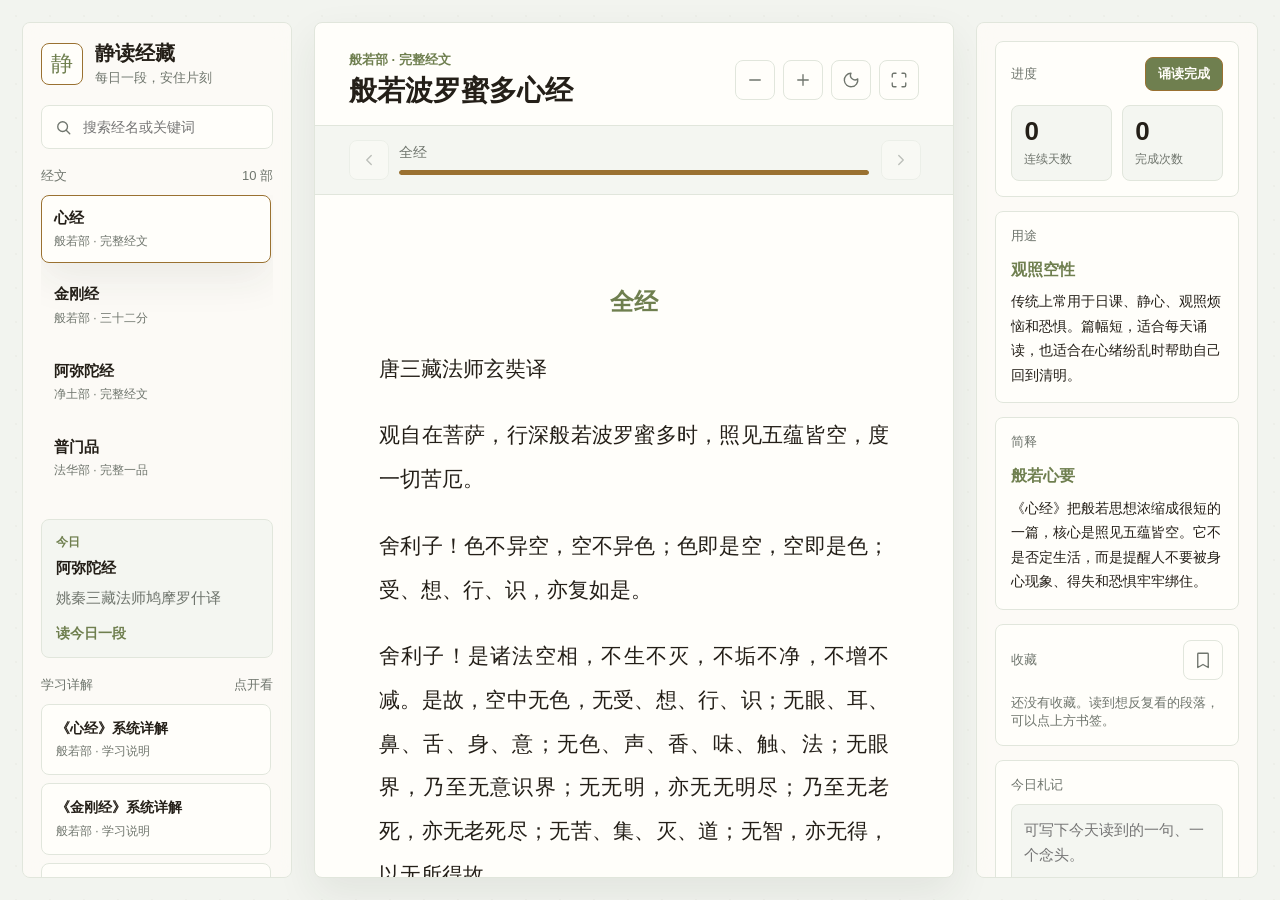
<file: index.html>
<!doctype html>
<html lang="zh-CN">
  <head>
    <meta charset="UTF-8" />
    <meta name="viewport" content="width=device-width, initial-scale=1.0" />
    <title>静读经藏</title>
    <meta name="theme-color" content="#4f6f54" />
    <link rel="manifest" href="./manifest.webmanifest" />
    <link rel="icon" href="./assets/logo.svg" type="image/svg+xml" />
    <link rel="apple-touch-icon" href="./assets/icon-180.png" />
    <link rel="stylesheet" href="./styles.css" />
  </head>
  <body>
    <div class="app-shell">
      <aside class="library" aria-label="经藏书架">
        <div class="brand">
          <div class="brand-mark" aria-hidden="true">静</div>
          <div>
            <h1>静读经藏</h1>
            <p>每日一段，安住片刻</p>
          </div>
        </div>

        <label class="search-field" for="sutraSearch">
          <span aria-hidden="true">
            <svg viewBox="0 0 24 24"><path d="m21 21-4.35-4.35m1.35-5.15a6.5 6.5 0 1 1-13 0 6.5 6.5 0 0 1 13 0Z" /></svg>
          </span>
          <input id="sutraSearch" type="search" placeholder="搜索经名或关键词" autocomplete="off" />
        </label>

        <div class="library-header">
          <span>经文</span>
          <span id="sutraCount"></span>
        </div>
        <nav id="sutraList" class="sutra-list" aria-label="佛经列表"></nav>

        <div class="today-panel">
          <span class="panel-label">今日</span>
          <strong id="todayTitle">心经</strong>
          <p id="todayLine">观自在菩萨，行深般若波罗蜜多时。</p>
          <button id="readTodayButton" class="text-button" type="button">读今日一段</button>
        </div>

        <section class="study-panel" aria-label="学习详解">
          <div class="library-header">
            <span>学习详解</span>
            <span>点开看</span>
          </div>
          <nav id="detailList" class="detail-list" aria-label="详解列表"></nav>
        </section>
      </aside>

      <main class="reader">
        <header class="reader-top">
          <div>
            <p id="sutraMeta" class="sutra-meta">般若部</p>
            <h2 id="sutraTitle">般若波罗蜜多心经</h2>
          </div>
          <div class="toolbar" aria-label="阅读设置">
            <button id="fontMinus" class="icon-button" type="button" aria-label="减小字号" title="减小字号">
              <svg viewBox="0 0 24 24"><path d="M5 12h14" /></svg>
            </button>
            <button id="fontPlus" class="icon-button" type="button" aria-label="增大字号" title="增大字号">
              <svg viewBox="0 0 24 24"><path d="M12 5v14M5 12h14" /></svg>
            </button>
            <button id="themeToggle" class="icon-button" type="button" aria-label="切换明暗" title="切换明暗">
              <svg viewBox="0 0 24 24"><path d="M12 3a6 6 0 0 0 9 7.5A9 9 0 1 1 12 3Z" /></svg>
            </button>
            <button id="focusToggle" class="icon-button" type="button" aria-label="专注模式" title="专注模式">
              <svg viewBox="0 0 24 24"><path d="M8 3H5a2 2 0 0 0-2 2v3m18 0V5a2 2 0 0 0-2-2h-3M3 16v3a2 2 0 0 0 2 2h3m8 0h3a2 2 0 0 0 2-2v-3" /></svg>
            </button>
          </div>
        </header>

        <section class="chapter-strip" aria-label="章节导航">
          <button id="prevSection" class="icon-button" type="button" aria-label="上一段" title="上一段">
            <svg viewBox="0 0 24 24"><path d="m15 18-6-6 6-6" /></svg>
          </button>
          <div>
            <span id="sectionName">全经</span>
            <div class="progress-track" aria-hidden="true"><span id="progressBar"></span></div>
          </div>
          <button id="nextSection" class="icon-button" type="button" aria-label="下一段" title="下一段">
            <svg viewBox="0 0 24 24"><path d="m9 18 6-6-6-6" /></svg>
          </button>
        </section>

        <article id="sutraContent" class="sutra-content" tabindex="0"></article>
      </main>

      <aside class="notes" aria-label="札记与进度">
        <section class="quiet-panel">
          <div class="panel-heading">
            <span>进度</span>
            <button id="completeButton" class="primary-button" type="button">诵读完成</button>
          </div>
          <div class="progress-summary">
            <div>
              <strong id="streakDays">0</strong>
              <span>连续天数</span>
            </div>
            <div>
              <strong id="readCount">0</strong>
              <span>完成次数</span>
            </div>
          </div>
        </section>

        <section class="quiet-panel info-panel">
          <div class="panel-heading">
            <span>用途</span>
          </div>
          <h3 id="purposeTitle">传统用途</h3>
          <p id="purposeText"></p>
        </section>

        <section class="quiet-panel info-panel">
          <div class="panel-heading">
            <span>简释</span>
          </div>
          <h3 id="explanationTitle">内容简释</h3>
          <p id="explanationText"></p>
        </section>

        <section class="quiet-panel">
          <div class="panel-heading">
            <span>收藏</span>
            <button id="bookmarkButton" class="icon-button" type="button" aria-label="收藏当前段落" title="收藏当前段落">
              <svg viewBox="0 0 24 24"><path d="M6 3h12a1 1 0 0 1 1 1v18l-7-4-7 4V4a1 1 0 0 1 1-1Z" /></svg>
            </button>
          </div>
          <div id="bookmarkList" class="bookmark-list"></div>
        </section>

        <section class="quiet-panel note-panel">
          <label for="noteText">今日札记</label>
          <textarea id="noteText" rows="8" placeholder="可写下今天读到的一句、一个念头。"></textarea>
          <p id="saveState" class="save-state">自动保存</p>
        </section>
      </aside>
    </div>

    <script src="./sutras.js"></script>
    <script src="./app.js"></script>
    <script src="./pwa.js"></script>
  </body>
</html>
</file>
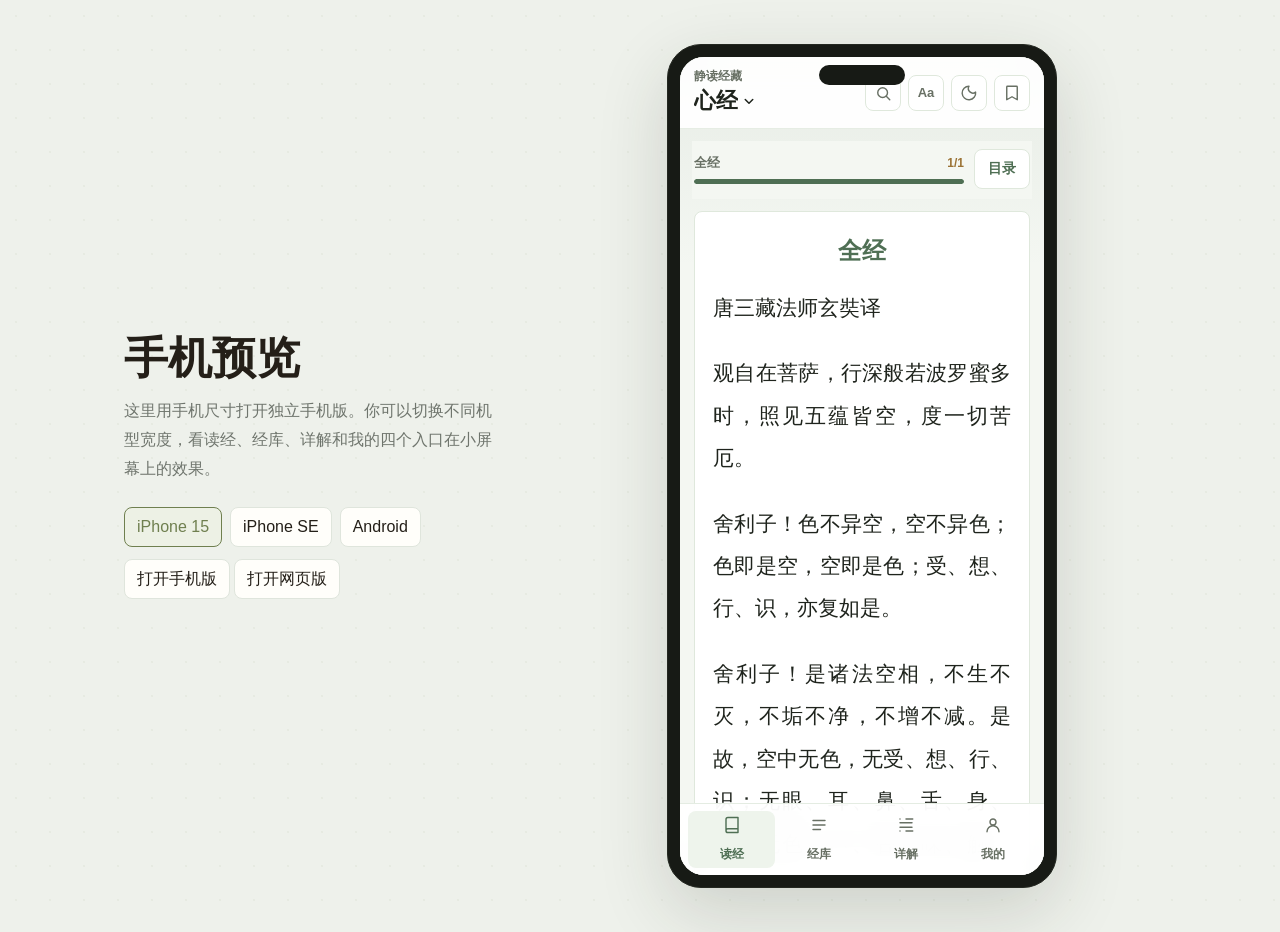
<file: mobile-preview.html>
<!doctype html>
<html lang="zh-CN">
  <head>
    <meta charset="UTF-8" />
    <meta name="viewport" content="width=device-width, initial-scale=1.0" />
    <title>静读经藏 · 手机预览</title>
    <meta name="theme-color" content="#4f6f54" />
    <link rel="icon" href="./assets/logo.svg" type="image/svg+xml" />
    <link rel="apple-touch-icon" href="./assets/icon-180.png" />
    <style>
      :root {
        --bg: #eef1eb;
        --ink: #241f18;
        --muted: #6f756d;
        --line: #dfe5dc;
        --paper: #fffefa;
        --accent: #6f7f4f;
        --shadow: 0 24px 70px rgba(35, 45, 29, 0.16);
      }

      * {
        box-sizing: border-box;
      }

      body {
        margin: 0;
        min-height: 100vh;
        background:
          radial-gradient(circle at 16px 16px, rgba(111, 127, 79, 0.06) 1px, transparent 1px),
          var(--bg);
        background-size: 34px 34px;
        color: var(--ink);
        font-family: -apple-system, BlinkMacSystemFont, "Segoe UI", "PingFang SC", "Hiragino Sans GB", "Microsoft YaHei", sans-serif;
      }

      .preview-shell {
        display: grid;
        grid-template-columns: minmax(260px, 380px) minmax(0, 1fr);
        gap: clamp(20px, 5vw, 72px);
        align-items: center;
        min-height: 100vh;
        width: min(1120px, 100%);
        margin: 0 auto;
        padding: clamp(18px, 4vw, 44px);
      }

      .preview-copy h1 {
        margin: 0;
        font-size: clamp(28px, 4vw, 44px);
        line-height: 1.15;
        font-weight: 700;
      }

      .preview-copy p {
        margin: 14px 0 0;
        color: var(--muted);
        font-size: 16px;
        line-height: 1.8;
      }

      .device-controls {
        display: flex;
        flex-wrap: wrap;
        gap: 8px;
        margin-top: 24px;
      }

      .device-controls button,
      .open-link {
        min-height: 40px;
        border: 1px solid var(--line);
        border-radius: 8px;
        padding: 0 12px;
        color: var(--ink);
        background: var(--paper);
        font: inherit;
        cursor: pointer;
      }

      .device-controls button.active {
        border-color: var(--accent);
        color: var(--accent);
        background: #edf1e5;
      }

      .open-link {
        display: inline-flex;
        align-items: center;
        margin-top: 12px;
        text-decoration: none;
      }

      .phone-wrap {
        display: grid;
        justify-content: center;
      }

      .phone {
        width: var(--phone-width, 390px);
        height: var(--phone-height, 844px);
        max-width: min(100vw - 36px, var(--phone-width, 390px));
        max-height: calc(100vh - 36px);
        padding: 12px;
        border: 1px solid #242821;
        border-radius: 34px;
        background: #171a15;
        box-shadow: var(--shadow);
      }

      .screen {
        position: relative;
        width: 100%;
        height: 100%;
        overflow: hidden;
        border-radius: 24px;
        background: var(--paper);
      }

      .screen::before {
        content: "";
        position: absolute;
        top: 8px;
        left: 50%;
        z-index: 2;
        width: 86px;
        height: 20px;
        transform: translateX(-50%);
        border-radius: 999px;
        background: #171a15;
      }

      iframe {
        width: 100%;
        height: 100%;
        border: 0;
        background: var(--paper);
      }

      @media (max-width: 900px) {
        .preview-shell {
          grid-template-columns: 1fr;
        }

        .preview-copy {
          max-width: 620px;
        }

        .phone {
          max-height: 72vh;
        }
      }
    </style>
  </head>
  <body>
    <main class="preview-shell">
      <section class="preview-copy">
        <h1>手机预览</h1>
        <p>这里用手机尺寸打开独立手机版。你可以切换不同机型宽度，看读经、经库、详解和我的四个入口在小屏幕上的效果。</p>
        <div class="device-controls" aria-label="选择预览尺寸">
          <button class="active" type="button" data-size="390x844">iPhone 15</button>
          <button type="button" data-size="375x667">iPhone SE</button>
          <button type="button" data-size="412x915">Android</button>
        </div>
        <a class="open-link" href="./mobile.html">打开手机版</a>
        <a class="open-link" href="./index.html">打开网页版</a>
      </section>

      <section class="phone-wrap" aria-label="手机外框预览">
        <div id="phone" class="phone">
          <div class="screen">
            <iframe title="静读经藏手机版预览" src="./mobile.html"></iframe>
          </div>
        </div>
      </section>
    </main>

    <script>
      const phone = document.querySelector("#phone");
      const buttons = document.querySelectorAll("[data-size]");

      buttons.forEach((button) => {
        button.addEventListener("click", () => {
          const [width, height] = button.dataset.size.split("x");
          phone.style.setProperty("--phone-width", `${width}px`);
          phone.style.setProperty("--phone-height", `${height}px`);
          buttons.forEach((item) => item.classList.toggle("active", item === button));
        });
      });
    </script>
  </body>
</html>
</file>
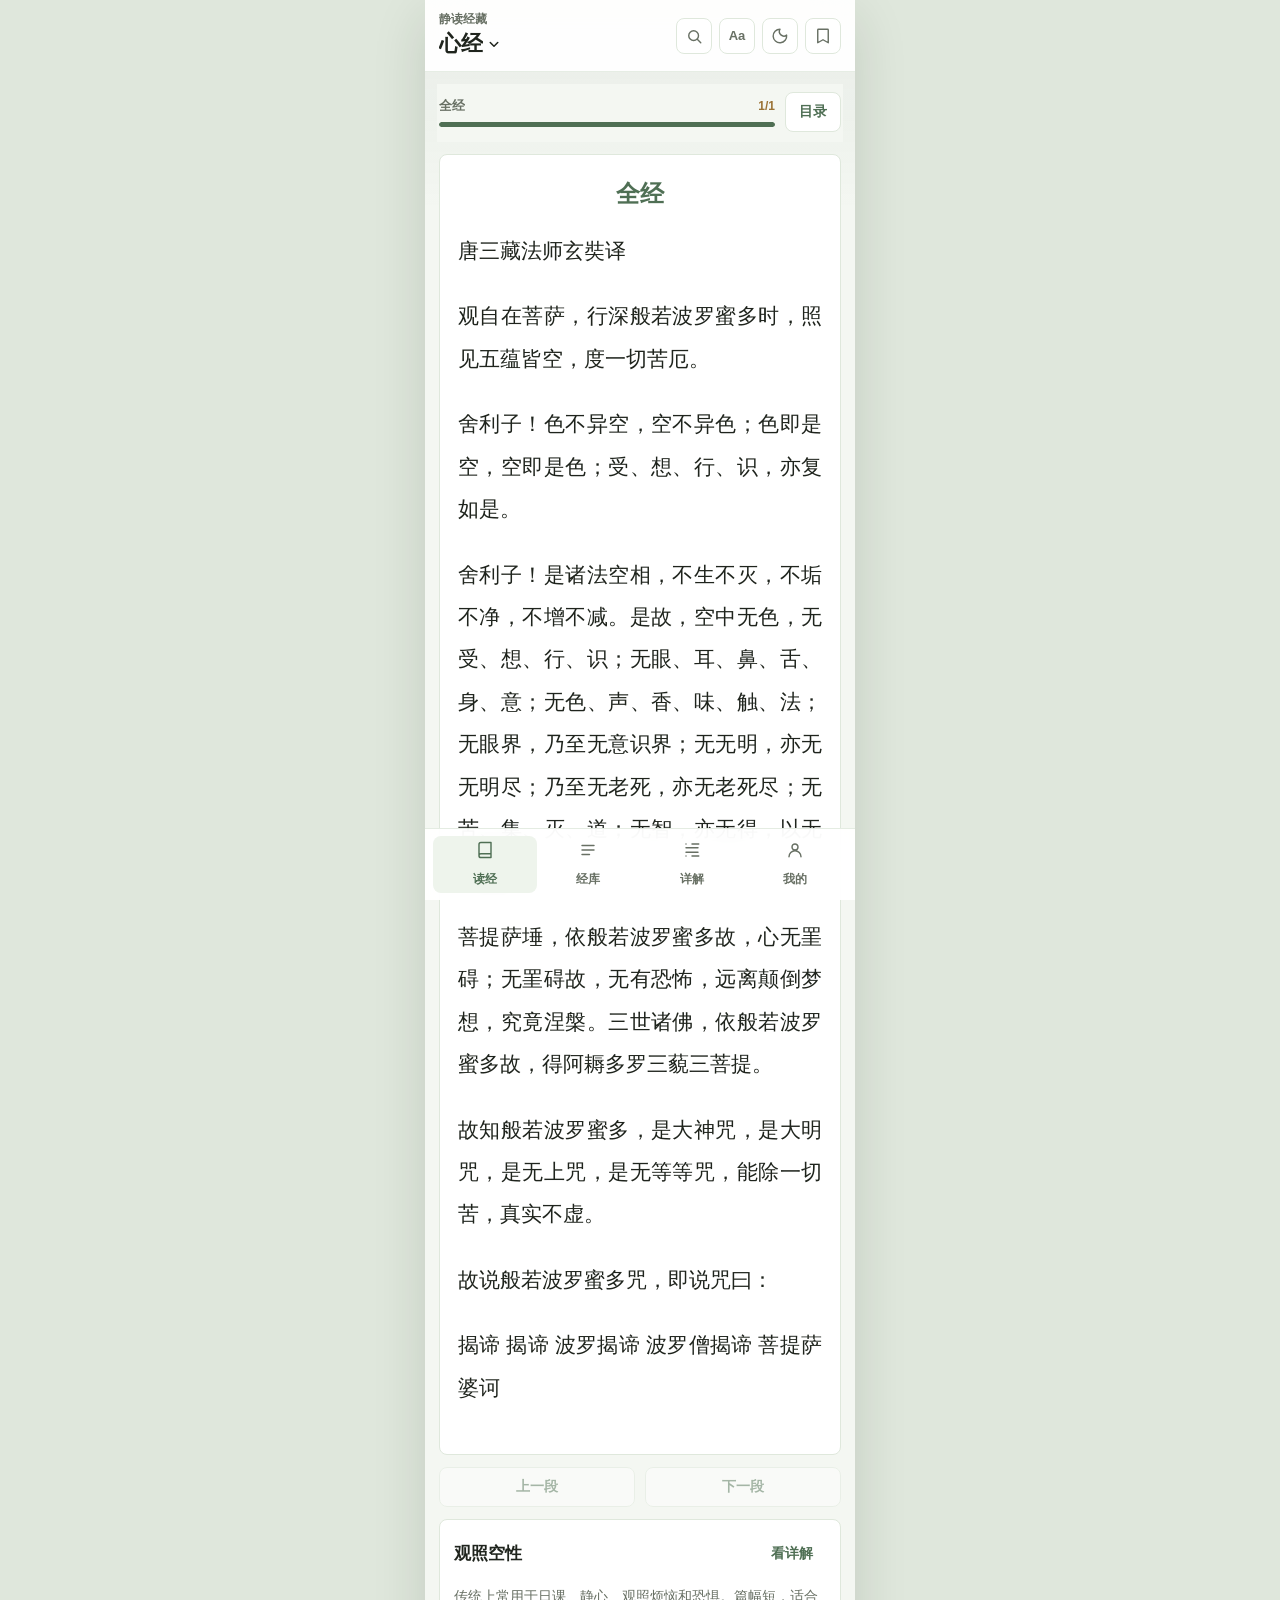
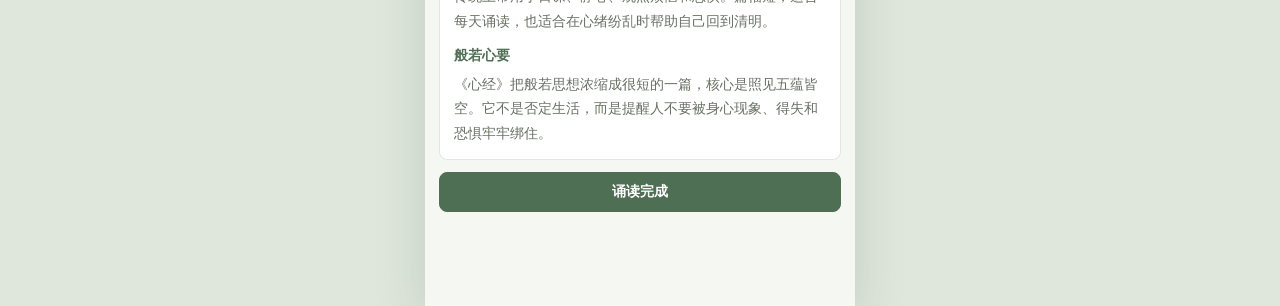
<file: mobile.html>
<!doctype html>
<html lang="zh-CN">
  <head>
    <meta charset="UTF-8" />
    <meta name="viewport" content="width=device-width, initial-scale=1, viewport-fit=cover" />
    <title>静读经藏手机版</title>
    <meta name="theme-color" content="#4f6f54" />
    <meta name="apple-mobile-web-app-capable" content="yes" />
    <meta name="apple-mobile-web-app-title" content="静读经藏" />
    <meta name="apple-mobile-web-app-status-bar-style" content="default" />
    <link rel="manifest" href="./manifest.webmanifest" />
    <link rel="icon" href="./assets/logo.svg" type="image/svg+xml" />
    <link rel="apple-touch-icon" href="./assets/icon-180.png" />
    <link rel="stylesheet" href="./mobile.css" />
  </head>
  <body>
    <div class="mobile-app">
      <header class="mobile-top">
        <div class="mobile-title">
          <h1>静读经藏</h1>
          <button id="titleSelect" class="title-select" type="button" aria-label="选择经文">
            <span id="headerTitle">心经</span>
            <svg viewBox="0 0 24 24" aria-hidden="true"><path d="m7 10 5 5 5-5" /></svg>
          </button>
        </div>

        <div class="top-actions" aria-label="阅读操作">
          <button id="searchButton" class="icon-button" type="button" aria-label="搜索" title="搜索">
            <svg viewBox="0 0 24 24" aria-hidden="true"><path d="m21 21-4.3-4.3m1.3-5.2a6.5 6.5 0 1 1-13 0 6.5 6.5 0 0 1 13 0Z" /></svg>
          </button>
          <button id="fontButton" class="icon-button" type="button" aria-label="字号" title="字号">
            <span aria-hidden="true">Aa</span>
          </button>
          <button id="themeButton" class="icon-button" type="button" aria-label="明暗模式" title="明暗模式">
            <svg viewBox="0 0 24 24" aria-hidden="true"><path d="M12 3a6 6 0 0 0 8.8 7.8A9 9 0 1 1 12 3Z" /></svg>
          </button>
          <button id="bookmarkButton" class="icon-button" type="button" aria-label="收藏当前段落" title="收藏当前段落">
            <svg viewBox="0 0 24 24" aria-hidden="true"><path d="M6 3h12a1 1 0 0 1 1 1v17l-7-4-7 4V4a1 1 0 0 1 1-1Z" /></svg>
          </button>
        </div>
      </header>

      <main id="mobileView" class="mobile-view" tabindex="-1"></main>

      <nav class="bottom-nav" aria-label="手机版导航">
        <button class="nav-item active" type="button" data-tab="read" aria-label="读经">
          <svg viewBox="0 0 24 24" aria-hidden="true"><path d="M4 19.5A2.5 2.5 0 0 1 6.5 17H20M4 4.5A2.5 2.5 0 0 1 6.5 2H20v20H6.5A2.5 2.5 0 0 1 4 19.5v-15Z" /></svg>
          <span>读经</span>
        </button>
        <button class="nav-item" type="button" data-tab="library" aria-label="经库">
          <svg viewBox="0 0 24 24" aria-hidden="true"><path d="M4 6h16M4 12h16M4 18h10" /></svg>
          <span>经库</span>
        </button>
        <button class="nav-item" type="button" data-tab="detail" aria-label="详解">
          <svg viewBox="0 0 24 24" aria-hidden="true"><path d="M12 20h9M12 4h9M4 9h16M4 15h16M4 4h.01M4 20h.01" /></svg>
          <span>详解</span>
        </button>
        <button class="nav-item" type="button" data-tab="mine" aria-label="我的">
          <svg viewBox="0 0 24 24" aria-hidden="true"><path d="M12 12a4 4 0 1 0 0-8 4 4 0 0 0 0 8ZM4 21a8 8 0 0 1 16 0" /></svg>
          <span>我的</span>
        </button>
      </nav>
    </div>

    <script src="./sutras.js"></script>
    <script src="./mobile.js"></script>
    <script src="./pwa.js"></script>
  </body>
</html>
</file>
<file: styles.css>
:root {
  color-scheme: light;
  --bg: #f2f4ef;
  --paper: #fffefa;
  --paper-soft: #f4f6f1;
  --ink: #241f18;
  --muted: #6f756d;
  --faint: #d8ded2;
  --line: #e1e6dc;
  --accent: #9a7131;
  --accent-strong: #6f7f4f;
  --accent-soft: #edf1e5;
  --shadow: 0 16px 40px rgba(42, 56, 36, 0.08);
  --radius: 8px;
  --reader-size: 21px;
  --page-pad: clamp(12px, 2vw, 22px);
  --rail-left: clamp(270px, 21vw, 330px);
  --rail-right: clamp(280px, 22vw, 340px);
}

body.dark {
  color-scheme: dark;
  --bg: #171511;
  --paper: #211e19;
  --paper-soft: #25271f;
  --ink: #f0e8dc;
  --muted: #afa396;
  --faint: #42483a;
  --line: #373b31;
  --accent: #d5a24a;
  --accent-strong: #c8d08c;
  --accent-soft: #303522;
  --shadow: 0 16px 40px rgba(0, 0, 0, 0.28);
}

* {
  box-sizing: border-box;
}

body {
  margin: 0;
  min-height: 100vh;
  background:
    radial-gradient(circle at 16px 16px, rgba(111, 127, 79, 0.045) 1px, transparent 1px),
    var(--bg);
  background-size: 34px 34px;
  color: var(--ink);
  font-family: -apple-system, BlinkMacSystemFont, "Segoe UI", "PingFang SC", "Hiragino Sans GB", "Microsoft YaHei", sans-serif;
  -webkit-font-smoothing: antialiased;
}

button,
input,
textarea {
  font: inherit;
}

button {
  cursor: pointer;
}

button:focus-visible,
input:focus-visible,
textarea:focus-visible,
.sutra-content:focus-visible {
  outline: 2px solid var(--accent);
  outline-offset: 2px;
}

.app-shell {
  display: grid;
  grid-template-columns: var(--rail-left) minmax(0, 1fr) var(--rail-right);
  gap: var(--page-pad);
  width: min(100%, 1600px);
  min-height: 100dvh;
  margin: 0 auto;
  padding: var(--page-pad);
}

.library,
.reader,
.notes {
  min-height: calc(100dvh - (var(--page-pad) * 2));
}

.library,
.notes {
  background: rgba(255, 253, 248, 0.72);
  border: 1px solid var(--line);
  border-radius: var(--radius);
  padding: 18px;
  backdrop-filter: blur(10px);
  overflow: auto;
  overscroll-behavior: contain;
}

body.dark .library,
body.dark .notes {
  background: rgba(33, 30, 25, 0.78);
}

.brand {
  display: flex;
  align-items: center;
  gap: 12px;
  margin-bottom: 18px;
}

.brand-mark {
  display: grid;
  width: 42px;
  height: 42px;
  place-items: center;
  border: 1px solid var(--accent);
  border-radius: var(--radius);
  color: var(--accent-strong);
  font-family: "Songti SC", "STSong", serif;
  font-size: 22px;
  background: var(--paper);
}

.brand h1 {
  margin: 0;
  font-size: 20px;
  line-height: 1.2;
  font-weight: 650;
}

.brand p {
  margin: 4px 0 0;
  color: var(--muted);
  font-size: 13px;
}

.search-field {
  display: flex;
  align-items: center;
  gap: 9px;
  min-height: 44px;
  padding: 0 12px;
  border: 1px solid var(--line);
  border-radius: var(--radius);
  background: var(--paper);
}

.search-field svg,
.icon-button svg {
  width: 18px;
  height: 18px;
  fill: none;
  stroke: currentColor;
  stroke-width: 1.8;
  stroke-linecap: round;
  stroke-linejoin: round;
}

.search-field span {
  display: flex;
  color: var(--muted);
}

.search-field input {
  width: 100%;
  border: 0;
  outline: 0;
  color: var(--ink);
  background: transparent;
  font-size: 14px;
}

.library-header {
  display: flex;
  justify-content: space-between;
  margin: 18px 0 10px;
  color: var(--muted);
  font-size: 13px;
}

.sutra-list {
  display: grid;
  gap: 8px;
  max-height: 34dvh;
  overflow: auto;
  padding-right: 2px;
}

.sutra-row {
  width: 100%;
  border: 1px solid transparent;
  border-radius: var(--radius);
  min-height: 54px;
  padding: 12px;
  background: transparent;
  color: var(--ink);
  text-align: left;
}

.sutra-row:hover,
.sutra-row.active {
  border-color: var(--line);
  background: var(--paper);
}

.sutra-row.active {
  box-shadow: var(--shadow);
  border-color: var(--accent);
}

.sutra-row strong {
  display: block;
  font-size: 15px;
  line-height: 1.35;
}

.sutra-row span {
  display: block;
  margin-top: 5px;
  color: var(--muted);
  font-size: 12px;
}

.today-panel {
  margin-top: 18px;
  padding: 14px;
  border: 1px solid var(--line);
  border-radius: var(--radius);
  background: var(--paper-soft);
}

.study-panel {
  margin-top: 14px;
}

.detail-list {
  display: grid;
  gap: 8px;
  max-height: 30dvh;
  overflow: auto;
  padding-right: 2px;
}

.detail-row {
  width: 100%;
  border: 1px solid var(--line);
  border-radius: var(--radius);
  min-height: 56px;
  padding: 14px;
  background: var(--paper);
  color: var(--ink);
  text-align: left;
}

.detail-row:hover,
.detail-row.active {
  border-color: var(--accent);
  background: var(--accent-soft);
}

.detail-row strong {
  display: block;
  font-size: 14px;
  line-height: 1.4;
  font-weight: 650;
}

.detail-row span {
  display: block;
  margin-top: 5px;
  color: var(--muted);
  font-size: 12px;
}

.detail-article {
  max-width: 720px;
}

.detail-article .section-title {
  margin-top: 10px;
  text-align: left;
}

.detail-article p {
  margin-bottom: 1.05em;
  font-family: -apple-system, BlinkMacSystemFont, "Segoe UI", "PingFang SC", "Hiragino Sans GB", "Microsoft YaHei", sans-serif;
  font-size: 17px;
  line-height: 1.9;
  text-align: left;
}

.detail-section {
  padding: 16px 0;
  border-top: 1px solid var(--line);
}

.detail-section h4 {
  margin: 0 0 8px;
  color: var(--accent-strong);
  font-size: 18px;
  line-height: 1.45;
  font-weight: 650;
}

.detail-section p {
  margin-bottom: 10px;
}

.detail-section ul {
  margin: 0;
  padding-left: 1.2em;
  color: var(--muted);
  font-size: 15px;
  line-height: 1.8;
}

.detail-section li + li {
  margin-top: 4px;
}

.return-reading {
  margin-bottom: 6px;
}

.panel-label {
  display: block;
  color: var(--accent-strong);
  font-size: 12px;
  font-weight: 650;
}

.today-panel strong {
  display: block;
  margin-top: 8px;
  font-size: 15px;
}

.today-panel p {
  margin: 8px 0 12px;
  color: var(--muted);
  font-family: "Songti SC", "STSong", serif;
  font-size: 15px;
  line-height: 1.7;
}

.text-button {
  border: 0;
  padding: 0;
  color: var(--accent-strong);
  background: transparent;
  font-size: 14px;
  font-weight: 650;
}

.reader {
  display: grid;
  grid-template-rows: auto auto minmax(0, 1fr);
  border: 1px solid var(--line);
  border-radius: var(--radius);
  background: var(--paper);
  box-shadow: var(--shadow);
  overflow: hidden;
}

.reader-top {
  display: flex;
  align-items: center;
  justify-content: space-between;
  gap: 18px;
  padding: clamp(18px, 2.4vw, 28px) clamp(18px, 3vw, 34px) 16px;
  border-bottom: 1px solid var(--line);
}

.sutra-meta {
  margin: 0 0 5px;
  color: var(--accent-strong);
  font-size: 13px;
  font-weight: 650;
}

.reader-top h2 {
  margin: 0;
  font-family: "Songti SC", "STSong", serif;
  font-size: clamp(24px, 2.2vw, 34px);
  font-weight: 650;
  line-height: 1.24;
}

.toolbar {
  display: flex;
  gap: 8px;
  flex-shrink: 0;
}

.icon-button {
  display: inline-grid;
  width: 40px;
  height: 40px;
  place-items: center;
  border: 1px solid var(--line);
  border-radius: var(--radius);
  color: var(--muted);
  background: var(--paper);
}

.icon-button:hover,
.icon-button.active {
  border-color: var(--accent);
  color: var(--accent-strong);
  background: var(--accent-soft);
}

.icon-button:disabled {
  cursor: default;
  opacity: 0.42;
}

body.detail-mode .chapter-strip > .icon-button {
  visibility: hidden;
}

.chapter-strip {
  display: grid;
  grid-template-columns: 38px minmax(0, 1fr) 38px;
  align-items: center;
  gap: 12px;
  padding: 14px clamp(18px, 3vw, 34px);
  border-bottom: 1px solid var(--line);
  background: var(--paper-soft);
}

.chapter-strip > div {
  min-width: 0;
}

#sectionName {
  display: block;
  margin-bottom: 8px;
  overflow: hidden;
  color: var(--muted);
  font-size: 14px;
  text-overflow: ellipsis;
  white-space: nowrap;
}

.progress-track {
  height: 5px;
  overflow: hidden;
  border-radius: 999px;
  background: var(--faint);
}

.progress-track span {
  display: block;
  width: 0;
  height: 100%;
  border-radius: inherit;
  background: var(--accent);
  transition: width 180ms ease;
}

.sutra-content {
  overflow: auto;
  padding: clamp(26px, 5vw, 66px);
  outline: 0;
  overscroll-behavior: contain;
}

.content-inner {
  max-width: min(760px, 100%);
  margin: 0 auto;
}

.content-inner p {
  margin: 0 0 1.1em;
  font-family: "Songti SC", "STSong", "Noto Serif CJK SC", serif;
  font-size: var(--reader-size);
  line-height: 2.08;
  text-align: justify;
}

.content-inner .mantra-line {
  margin-bottom: 1.25em;
  text-align: left;
}

.mantra-text,
.pinyin {
  display: block;
}

.pinyin {
  margin-top: 2px;
  color: var(--muted);
  font-family: -apple-system, BlinkMacSystemFont, "Segoe UI", "PingFang SC", sans-serif;
  font-size: calc(var(--reader-size) - 5px);
  line-height: 1.6;
  overflow-wrap: anywhere;
}

.content-inner .section-title {
  margin-bottom: 1.1em;
  color: var(--accent-strong);
  font-family: "Songti SC", "STSong", serif;
  font-size: calc(var(--reader-size) + 3px);
  font-weight: 650;
  line-height: 1.6;
  text-align: center;
}

.notes {
  display: grid;
  align-content: start;
  gap: 14px;
  max-height: calc(100dvh - (var(--page-pad) * 2));
}

.quiet-panel {
  border: 1px solid var(--line);
  border-radius: var(--radius);
  padding: 15px;
  background: var(--paper);
}

.panel-heading {
  display: flex;
  align-items: center;
  justify-content: space-between;
  gap: 10px;
  margin-bottom: 14px;
  color: var(--muted);
  font-size: 13px;
}

.primary-button {
  height: 34px;
  border: 1px solid var(--accent);
  border-radius: var(--radius);
  padding: 0 12px;
  color: #fffdf8;
  background: var(--accent-strong);
  font-size: 13px;
  font-weight: 650;
}

.primary-button:hover {
  background: var(--accent);
}

.progress-summary {
  display: grid;
  grid-template-columns: 1fr 1fr;
  gap: 10px;
}

.progress-summary div {
  padding: 12px;
  border: 1px solid var(--line);
  border-radius: var(--radius);
  background: var(--paper-soft);
}

.progress-summary strong {
  display: block;
  font-size: 26px;
  line-height: 1;
}

.progress-summary span {
  display: block;
  margin-top: 7px;
  color: var(--muted);
  font-size: 12px;
}

.info-panel h3 {
  margin: 0 0 8px;
  color: var(--accent-strong);
  font-size: 16px;
  line-height: 1.4;
  font-weight: 650;
}

.info-panel p {
  margin: 0;
  color: var(--ink);
  font-size: 14px;
  line-height: 1.75;
}

.bookmark-list {
  display: grid;
  gap: 8px;
  color: var(--muted);
  font-size: 13px;
}

.bookmark-item {
  display: block;
  width: 100%;
  border: 1px solid var(--line);
  border-radius: var(--radius);
  padding: 10px;
  color: var(--ink);
  background: var(--paper-soft);
  text-align: left;
}

.bookmark-item span {
  display: block;
  margin-top: 4px;
  color: var(--muted);
  font-size: 12px;
}

.note-panel label {
  display: block;
  margin-bottom: 10px;
  color: var(--muted);
  font-size: 13px;
}

.note-panel textarea {
  width: 100%;
  resize: vertical;
  border: 1px solid var(--line);
  border-radius: var(--radius);
  padding: 12px;
  color: var(--ink);
  background: var(--paper-soft);
  font-size: 15px;
  line-height: 1.7;
  outline: 0;
}

.note-panel textarea:focus {
  border-color: var(--accent);
}

.save-state {
  margin: 8px 0 0;
  color: var(--muted);
  font-size: 12px;
}

body.focus-mode .library,
body.focus-mode .notes {
  display: none;
}

body.focus-mode .app-shell {
  grid-template-columns: minmax(0, 1fr);
  max-width: 980px;
  margin: 0 auto;
}

@media (min-width: 1121px) {
  .library,
  .notes {
    position: sticky;
    top: var(--page-pad);
    height: calc(100dvh - (var(--page-pad) * 2));
  }

  .reader {
    height: calc(100dvh - (var(--page-pad) * 2));
  }
}

@media (max-width: 1180px) {
  .app-shell {
    grid-template-columns: minmax(240px, 290px) minmax(0, 1fr);
  }

  .notes {
    grid-column: 1 / -1;
    min-height: auto;
    max-height: none;
    grid-template-columns: repeat(auto-fit, minmax(220px, 1fr));
  }

  .note-panel {
    min-height: 100%;
  }
}

@media (max-width: 860px) {
  .app-shell {
    display: grid;
    grid-template-columns: minmax(0, 1fr);
    gap: 12px;
    padding: 10px;
  }

  .library,
  .reader,
  .notes {
    min-height: auto;
    max-height: none;
    overflow: visible;
  }

  .library,
  .notes {
    padding: 14px;
  }

  .sutra-list {
    grid-auto-flow: column;
    grid-auto-columns: minmax(175px, 1fr);
    overflow-x: auto;
    max-height: none;
    padding-bottom: 3px;
    scroll-snap-type: x proximity;
  }

  .sutra-row,
  .detail-row {
    scroll-snap-align: start;
  }

  .today-panel {
    display: none;
  }

  .study-panel {
    margin-bottom: 10px;
  }

  .detail-list {
    grid-auto-flow: column;
    grid-auto-columns: minmax(180px, 1fr);
    max-height: none;
    overflow-x: auto;
    padding-bottom: 3px;
    scroll-snap-type: x proximity;
  }

  .detail-article p {
    font-size: 16px;
  }

  .reader-top {
    align-items: flex-start;
    flex-wrap: wrap;
    padding: 16px;
    gap: 12px;
  }

  .reader-top h2 {
    font-size: 24px;
  }

  .toolbar {
    flex-wrap: wrap;
    justify-content: flex-start;
  }

  .chapter-strip {
    grid-template-columns: 40px minmax(0, 1fr) 40px;
    padding: 12px 16px;
  }

  .sutra-content {
    max-height: none;
    overflow: visible;
    padding: 24px 18px 34px;
  }

  .content-inner p {
    font-size: min(var(--reader-size), 21px);
    line-height: 1.95;
  }

  .notes {
    display: grid;
    grid-template-columns: 1fr;
  }
}

@media (max-width: 480px) {
  :root {
    --reader-size: 20px;
  }

  .brand-mark {
    width: 38px;
    height: 38px;
    font-size: 20px;
  }

  .brand h1 {
    font-size: 18px;
  }

  .reader-top h2 {
    font-size: 22px;
  }

  .icon-button {
    width: 38px;
    height: 38px;
  }

  .sutra-list,
  .detail-list {
    grid-auto-columns: minmax(155px, 78vw);
  }

  .content-inner .section-title {
    font-size: 22px;
  }

  .detail-section h4 {
    font-size: 17px;
  }
}
</file>
<file: mobile.css>
:root {
  color-scheme: light;
  --mobile-bg: #f4f7f2;
  --mobile-paper: #fff;
  --mobile-paper-soft: #eef4ec;
  --mobile-bar: rgba(255, 255, 255, 0.92);
  --mobile-ink: #1f241d;
  --mobile-muted: #687064;
  --mobile-line: #dfe8dc;
  --mobile-accent: #4f6f54;
  --mobile-bronze: #9b7336;
  --mobile-shadow: 0 18px 50px rgba(31, 43, 28, 0.14);
  --mobile-reader-size: 22px;
  --top-height: 72px;
  --nav-height: 72px;
}

body.dark {
  color-scheme: dark;
  --mobile-bg: #151812;
  --mobile-paper: #20241d;
  --mobile-paper-soft: #252d22;
  --mobile-bar: rgba(32, 36, 29, 0.92);
  --mobile-ink: #f2efe6;
  --mobile-muted: #a6ad9f;
  --mobile-line: #394034;
  --mobile-accent: #b8c98a;
  --mobile-bronze: #d4a45d;
  --mobile-shadow: 0 18px 50px rgba(0, 0, 0, 0.34);
}

* {
  box-sizing: border-box;
}

html {
  min-height: 100%;
  background: #dfe7dc;
}

body {
  margin: 0;
  min-height: 100dvh;
  background: #dfe7dc;
  color: var(--mobile-ink);
  font-family: -apple-system, BlinkMacSystemFont, "Segoe UI", "PingFang SC", "Hiragino Sans GB", "Microsoft YaHei", sans-serif;
  -webkit-font-smoothing: antialiased;
}

body.dark {
  background: #10130f;
}

button,
input,
textarea {
  font: inherit;
}

button {
  cursor: pointer;
}

button:disabled {
  cursor: default;
  opacity: 0.48;
}

button:focus-visible,
input:focus-visible,
textarea:focus-visible,
.mobile-view:focus-visible {
  outline: 2px solid var(--mobile-accent);
  outline-offset: 2px;
}

.mobile-app {
  position: relative;
  width: min(100%, 430px);
  min-height: 100dvh;
  margin: 0 auto;
  overflow-x: hidden;
  background:
    linear-gradient(180deg, rgba(79, 111, 84, 0.08), transparent 210px),
    var(--mobile-bg);
  box-shadow: var(--mobile-shadow);
}

.mobile-top {
  position: sticky;
  z-index: 30;
  top: 0;
  display: flex;
  align-items: center;
  justify-content: space-between;
  gap: 12px;
  min-height: calc(var(--top-height) + env(safe-area-inset-top));
  padding: calc(10px + env(safe-area-inset-top)) 14px 10px;
  border-bottom: 1px solid rgba(223, 232, 220, 0.76);
  background: var(--mobile-bar);
  backdrop-filter: blur(18px);
}

body.dark .mobile-top {
  border-bottom-color: rgba(57, 64, 52, 0.82);
}

.mobile-title {
  min-width: 0;
}

.mobile-title h1 {
  margin: 0;
  color: var(--mobile-muted);
  font-size: 12px;
  line-height: 1.2;
  font-weight: 650;
}

.title-select {
  display: inline-flex;
  align-items: center;
  max-width: 165px;
  min-height: 30px;
  margin-top: 3px;
  border: 0;
  padding: 0;
  color: var(--mobile-ink);
  background: transparent;
  font-family: "Songti SC", "STSong", serif;
  font-size: 22px;
  font-weight: 650;
  line-height: 1.2;
}

.title-select span {
  overflow: hidden;
  text-overflow: ellipsis;
  white-space: nowrap;
}

.title-select svg {
  width: 18px;
  height: 18px;
  margin-left: 2px;
  flex: 0 0 auto;
  fill: none;
  stroke: currentColor;
  stroke-width: 2;
  stroke-linecap: round;
  stroke-linejoin: round;
}

.top-actions {
  display: flex;
  gap: 7px;
  flex: 0 0 auto;
}

.icon-button {
  display: inline-grid;
  width: 36px;
  height: 36px;
  place-items: center;
  border: 1px solid var(--mobile-line);
  border-radius: 8px;
  color: var(--mobile-muted);
  background: var(--mobile-paper);
}

.icon-button.active {
  border-color: var(--mobile-accent);
  color: var(--mobile-accent);
  background: var(--mobile-paper-soft);
}

.icon-button svg,
.nav-item svg,
.sheet-close svg,
.search-field svg {
  width: 18px;
  height: 18px;
  fill: none;
  stroke: currentColor;
  stroke-width: 1.9;
  stroke-linecap: round;
  stroke-linejoin: round;
}

.icon-button span {
  color: currentColor;
  font-size: 13px;
  font-weight: 720;
}

.mobile-view {
  min-height: calc(100dvh - var(--top-height) - var(--nav-height));
  padding: 14px 14px calc(var(--nav-height) + 22px + env(safe-area-inset-bottom));
}

.view-stack {
  display: grid;
  gap: 12px;
}

.read-status {
  position: sticky;
  z-index: 20;
  top: calc(var(--top-height) + env(safe-area-inset-top));
  display: grid;
  grid-template-columns: minmax(0, 1fr) auto;
  gap: 10px;
  align-items: center;
  margin: -2px -2px 0;
  padding: 8px 2px 10px;
  background: var(--mobile-bg);
}

.read-status-main {
  min-width: 0;
}

.read-status-row {
  display: flex;
  align-items: center;
  justify-content: space-between;
  gap: 8px;
  margin-bottom: 7px;
}

.section-label {
  overflow: hidden;
  color: var(--mobile-muted);
  font-size: 13px;
  font-weight: 650;
  text-overflow: ellipsis;
  white-space: nowrap;
}

.progress-label {
  flex: 0 0 auto;
  color: var(--mobile-bronze);
  font-size: 12px;
  font-weight: 700;
}

.progress-track {
  height: 5px;
  overflow: hidden;
  border-radius: 999px;
  background: var(--mobile-line);
}

.progress-track span {
  display: block;
  width: 0;
  height: 100%;
  border-radius: inherit;
  background: var(--mobile-accent);
  transition: width 180ms ease;
}

.ghost-button,
.primary-button,
.plain-button {
  min-height: 40px;
  border-radius: 8px;
  padding: 0 13px;
  font-size: 14px;
  font-weight: 700;
}

.ghost-button {
  border: 1px solid var(--mobile-line);
  color: var(--mobile-accent);
  background: var(--mobile-paper);
}

.primary-button {
  border: 1px solid var(--mobile-accent);
  color: #fff;
  background: var(--mobile-accent);
}

body.dark .primary-button {
  color: #151812;
}

.plain-button {
  border: 0;
  color: var(--mobile-accent);
  background: transparent;
}

.reader-card,
.info-card,
.library-card,
.detail-card,
.mine-card,
.sheet-panel {
  border: 1px solid var(--mobile-line);
  border-radius: 8px;
  background: var(--mobile-paper);
}

.reader-card {
  padding: 22px 18px;
}

.reader-card h2,
.detail-article h2 {
  margin: 0 0 18px;
  color: var(--mobile-accent);
  font-family: "Songti SC", "STSong", serif;
  font-size: calc(var(--mobile-reader-size) + 3px);
  line-height: 1.45;
  font-weight: 650;
  text-align: center;
}

.sutra-lines p {
  margin: 0 0 1.1em;
  font-family: "Songti SC", "STSong", "Noto Serif CJK SC", serif;
  font-size: var(--mobile-reader-size);
  line-height: 2.02;
  text-align: justify;
  overflow-wrap: anywhere;
}

.sutra-lines .mantra-line {
  text-align: left;
}

.mantra-text,
.pinyin {
  display: block;
}

.pinyin {
  margin-top: 3px;
  color: var(--mobile-muted);
  font-family: -apple-system, BlinkMacSystemFont, "Segoe UI", "PingFang SC", sans-serif;
  font-size: calc(var(--mobile-reader-size) - 5px);
  line-height: 1.55;
}

.read-controls {
  display: grid;
  grid-template-columns: 1fr 1fr;
  gap: 10px;
}

.info-card,
.detail-card,
.mine-card {
  padding: 14px;
}

.info-card-head {
  display: flex;
  align-items: center;
  justify-content: space-between;
  gap: 10px;
  margin-bottom: 10px;
}

.info-card h2,
.mine-card h2,
.detail-hero h2 {
  margin: 0;
  color: var(--mobile-ink);
  font-size: 17px;
  line-height: 1.35;
  font-weight: 750;
}

.detail-hero h2 {
  font-size: 19px;
}

.info-card h3 {
  margin: 12px 0 6px;
  color: var(--mobile-accent);
  font-size: 14px;
  line-height: 1.45;
  font-weight: 750;
}

.info-card p,
.mine-card p,
.detail-hero p,
.empty-text {
  margin: 0;
  color: var(--mobile-muted);
  font-size: 14px;
  line-height: 1.75;
}

.search-field {
  display: flex;
  align-items: center;
  gap: 9px;
  min-height: 46px;
  padding: 0 12px;
  border: 1px solid var(--mobile-line);
  border-radius: 8px;
  background: var(--mobile-paper);
}

.search-field svg {
  flex: 0 0 auto;
  color: var(--mobile-muted);
}

.search-field input {
  width: 100%;
  min-width: 0;
  border: 0;
  outline: 0;
  color: var(--mobile-ink);
  background: transparent;
  font-size: 15px;
}

.filter-row {
  display: flex;
  gap: 8px;
  overflow-x: auto;
  padding-bottom: 2px;
  scrollbar-width: none;
}

.filter-row::-webkit-scrollbar {
  display: none;
}

.filter-chip {
  flex: 0 0 auto;
  min-height: 34px;
  border: 1px solid var(--mobile-line);
  border-radius: 999px;
  padding: 0 13px;
  color: var(--mobile-muted);
  background: var(--mobile-paper);
  font-size: 13px;
  font-weight: 700;
}

.filter-chip.active {
  border-color: var(--mobile-accent);
  color: #fff;
  background: var(--mobile-accent);
}

body.dark .filter-chip.active {
  color: #151812;
}

.section-heading {
  display: flex;
  justify-content: space-between;
  gap: 12px;
  align-items: end;
  margin: 4px 0 0;
  color: var(--mobile-muted);
  font-size: 13px;
  font-weight: 650;
}

.library-list,
.bookmark-list {
  display: grid;
  gap: 10px;
}

.library-card {
  width: 100%;
  min-height: 76px;
  padding: 13px;
  color: var(--mobile-ink);
  text-align: left;
}

.library-card.active {
  border-color: var(--mobile-accent);
  background: var(--mobile-paper-soft);
}

.library-card strong {
  display: block;
  font-size: 17px;
  line-height: 1.35;
  font-weight: 750;
}

.library-card span,
.detail-meta,
.bookmark-item span {
  display: block;
  margin-top: 5px;
  color: var(--mobile-muted);
  font-size: 13px;
  line-height: 1.45;
}

.library-card p {
  display: -webkit-box;
  margin: 9px 0 0;
  overflow: hidden;
  color: var(--mobile-muted);
  font-size: 13px;
  line-height: 1.65;
  -webkit-box-orient: vertical;
  -webkit-line-clamp: 2;
}

.detail-article {
  padding-top: 0;
}

.detail-section {
  padding: 16px 0;
  border-top: 1px solid var(--mobile-line);
}

.detail-section:first-child {
  border-top: 0;
  padding-top: 0;
}

.detail-section h3 {
  margin: 0 0 8px;
  color: var(--mobile-accent);
  font-size: 17px;
  line-height: 1.45;
  font-weight: 750;
}

.detail-section p {
  margin: 0 0 10px;
  color: var(--mobile-ink);
  font-size: 15px;
  line-height: 1.85;
}

.detail-section ul {
  margin: 0;
  padding-left: 1.18em;
  color: var(--mobile-muted);
  font-size: 14px;
  line-height: 1.8;
}

.detail-section li + li {
  margin-top: 4px;
}

.stats-grid {
  display: grid;
  grid-template-columns: 1fr 1fr;
  gap: 10px;
}

.stat-tile {
  padding: 13px;
  border: 1px solid var(--mobile-line);
  border-radius: 8px;
  background: var(--mobile-paper-soft);
}

.stat-tile strong {
  display: block;
  color: var(--mobile-accent);
  font-size: 28px;
  line-height: 1;
}

.stat-tile span {
  display: block;
  margin-top: 7px;
  color: var(--mobile-muted);
  font-size: 12px;
  font-weight: 650;
}

.bookmark-item {
  width: 100%;
  min-height: 58px;
  border: 1px solid var(--mobile-line);
  border-radius: 8px;
  padding: 11px 12px;
  color: var(--mobile-ink);
  background: var(--mobile-paper);
  text-align: left;
}

.bookmark-item strong {
  display: block;
  font-size: 15px;
  line-height: 1.35;
}

.note-field {
  width: 100%;
  min-height: 132px;
  resize: vertical;
  border: 1px solid var(--mobile-line);
  border-radius: 8px;
  padding: 12px;
  color: var(--mobile-ink);
  background: var(--mobile-paper);
  font-size: 15px;
  line-height: 1.75;
}

.save-state {
  margin-top: 8px;
  color: var(--mobile-muted);
  font-size: 12px;
}

.bottom-nav {
  position: fixed;
  z-index: 35;
  left: 50%;
  bottom: 0;
  display: grid;
  width: min(100%, 430px);
  min-height: calc(var(--nav-height) + env(safe-area-inset-bottom));
  grid-template-columns: repeat(4, 1fr);
  padding: 7px 8px calc(7px + env(safe-area-inset-bottom));
  border-top: 1px solid rgba(223, 232, 220, 0.82);
  background: var(--mobile-bar);
  transform: translateX(-50%);
  backdrop-filter: blur(18px);
}

body.dark .bottom-nav {
  border-top-color: rgba(57, 64, 52, 0.84);
}

.nav-item {
  display: grid;
  place-items: center;
  gap: 3px;
  min-width: 0;
  border: 0;
  border-radius: 8px;
  color: var(--mobile-muted);
  background: transparent;
  font-size: 12px;
  font-weight: 700;
}

.nav-item.active {
  color: var(--mobile-accent);
  background: var(--mobile-paper-soft);
}

.sheet-backdrop {
  position: fixed;
  z-index: 45;
  inset: 0;
  display: flex;
  align-items: end;
  justify-content: center;
  padding: 0 10px calc(10px + env(safe-area-inset-bottom));
  background: rgba(14, 18, 13, 0.28);
}

.sheet-panel {
  width: min(100%, 410px);
  max-height: min(72dvh, 620px);
  overflow: auto;
  padding: 14px;
  box-shadow: var(--mobile-shadow);
}

.sheet-head {
  display: flex;
  align-items: center;
  justify-content: space-between;
  gap: 12px;
  margin-bottom: 12px;
}

.sheet-head h2 {
  margin: 0;
  font-size: 18px;
  line-height: 1.35;
}

.sheet-close {
  display: inline-grid;
  width: 34px;
  height: 34px;
  place-items: center;
  border: 1px solid var(--mobile-line);
  border-radius: 8px;
  color: var(--mobile-muted);
  background: var(--mobile-paper);
}

.section-list {
  display: grid;
  gap: 8px;
}

.section-item {
  display: flex;
  align-items: center;
  justify-content: space-between;
  gap: 10px;
  width: 100%;
  min-height: 46px;
  border: 1px solid var(--mobile-line);
  border-radius: 8px;
  padding: 10px 12px;
  color: var(--mobile-ink);
  background: var(--mobile-paper);
  text-align: left;
}

.section-item.active {
  border-color: var(--mobile-accent);
  background: var(--mobile-paper-soft);
}

.font-controls {
  display: grid;
  grid-template-columns: 44px minmax(0, 1fr) 44px;
  gap: 10px;
  align-items: center;
}

.font-size-readout {
  display: grid;
  min-height: 48px;
  place-items: center;
  border: 1px solid var(--mobile-line);
  border-radius: 8px;
  background: var(--mobile-paper-soft);
  color: var(--mobile-accent);
  font-size: 18px;
  font-weight: 760;
}

.empty-text {
  padding: 12px;
  border: 1px dashed var(--mobile-line);
  border-radius: 8px;
  background: var(--mobile-paper);
}

@media (max-width: 520px) {
  html,
  body {
    background: var(--mobile-bg);
  }

  .mobile-app {
    width: 100%;
    min-height: 100dvh;
    box-shadow: none;
  }
}

@media (max-width: 360px) {
  .mobile-top {
    gap: 8px;
    padding-left: 10px;
    padding-right: 10px;
  }

  .top-actions {
    gap: 5px;
  }

  .icon-button {
    width: 34px;
    height: 34px;
  }

  .title-select {
    max-width: 132px;
    font-size: 20px;
  }

  .mobile-view {
    padding-left: 10px;
    padding-right: 10px;
  }
}

@media (prefers-reduced-motion: reduce) {
  *,
  *::before,
  *::after {
    scroll-behavior: auto !important;
    transition-duration: 0.01ms !important;
    animation-duration: 0.01ms !important;
  }
}
</file>
